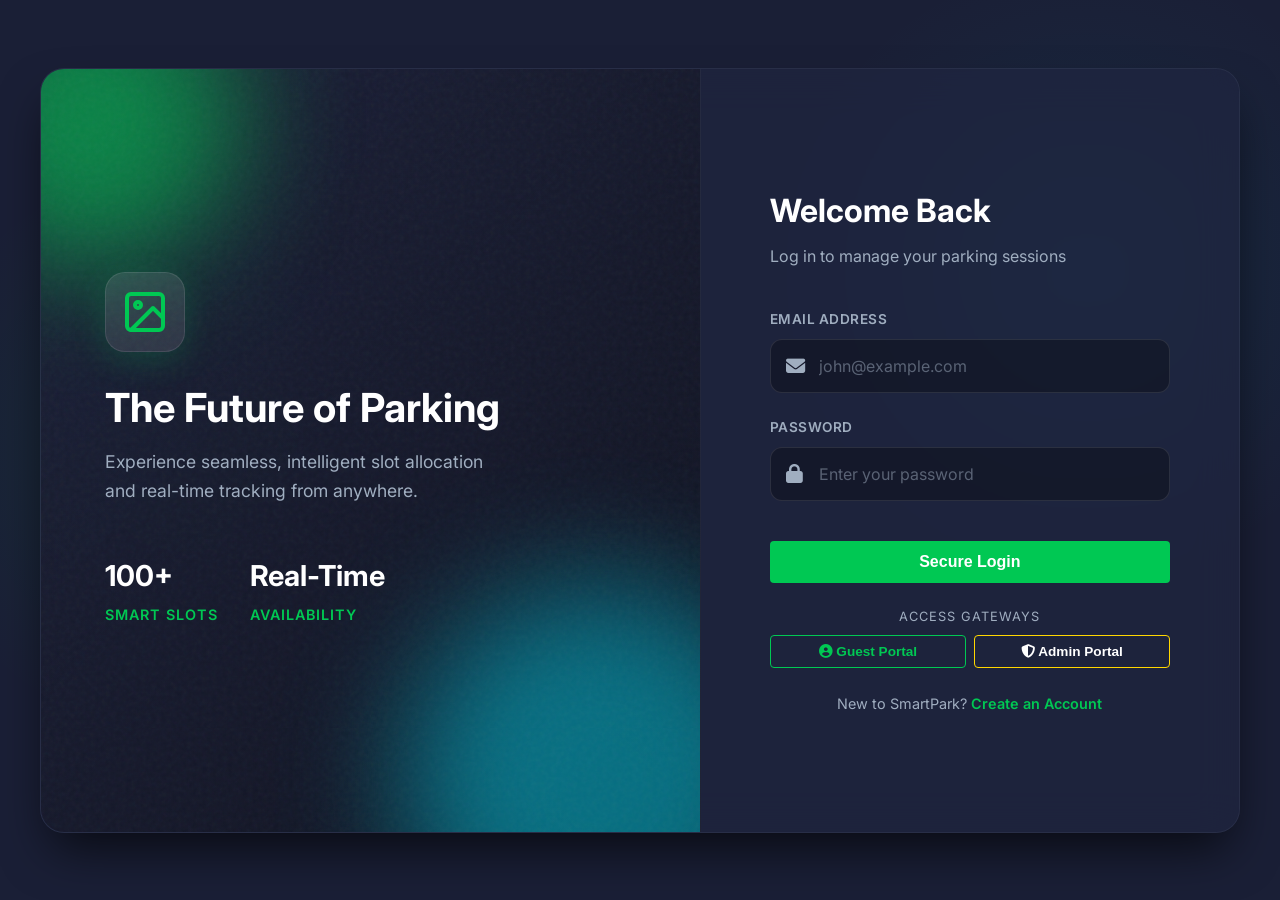
<file: frontend/index.html>
<!DOCTYPE html>
<html lang="en">

<head>
    <meta charset="UTF-8">
    <meta name="viewport" content="width=device-width, initial-scale=1.0">
    <title>SmartPark - Login</title>
    <link rel="stylesheet" href="css/style.css">
    <link rel="stylesheet" href="https://cdnjs.cloudflare.com/ajax/libs/font-awesome/6.4.0/css/all.min.css">
</head>

<body class="auth-page">
    <div class="auth-split">
        <!-- Visual Branded Side -->
        <div class="auth-visual">
            <div class="visual-overlay"></div>
            <div class="visual-content">
                <div class="logo-mark">
                    <svg width="48" height="48" viewBox="0 0 24 24" fill="none" stroke="currentColor" stroke-width="2"
                        stroke-linecap="round" stroke-linejoin="round">
                        <rect x="3" y="3" width="18" height="18" rx="2" ry="2"></rect>
                        <circle cx="8.5" cy="8.5" r="1.5"></circle>
                        <path d="M21 15l-5-5L5 21"></path>
                    </svg>
                </div>
                <h2>The Future of Parking</h2>
                <p>Experience seamless, intelligent slot allocation and real-time tracking from anywhere.</p>

                <div class="visual-stats">
                    <div class="v-stat">
                        <h4>100+</h4>
                        <span>Smart Slots</span>
                    </div>
                    <div class="v-stat">
                        <h4>Real-Time</h4>
                        <span>Availability</span>
                    </div>
                </div>
            </div>
            <!-- Decorative Blobs -->
            <div class="blob blob-1"></div>
            <div class="blob blob-2"></div>
        </div>

        <!-- Form Side -->
        <div class="auth-form-side">
            <div class="auth-container">
                <div class="auth-header">
                    <h1>Welcome Back <i class="fas fa-sparkles"></i></h1>
                    <p>Log in to manage your parking sessions</p>
                </div>

                <form id="loginForm">
                    <div class="form-group modern-input">
                        <label for="email">Email Address</label>
                        <div class="input-wrapper">
                            <span class="input-icon"><i class="fas fa-envelope"></i></span>
                            <input type="email" id="email" required placeholder="john@example.com">
                        </div>
                    </div>

                    <div class="form-group modern-input">
                        <label for="password">Password</label>
                        <div class="input-wrapper">
                            <span class="input-icon"><i class="fas fa-lock"></i></span>
                            <input type="password" id="password" required placeholder="Enter your password">
                        </div>
                    </div>

                    <div id="loginError" class="error-text" style="display: none;"></div>

                    <button type="submit" class="btn btn-primary btn-glow" id="loginBtn">Secure Login</button>

                    <!-- Quick Access Links -->
                    <div class="demo-logins" style="margin-top: 1.5rem; text-align: center;">
                        <p
                            style="font-size: 0.8rem; color: var(--text-secondary); margin-bottom: 0.5rem; text-transform: uppercase; letter-spacing: 1px;">
                            Access Gateways</p>
                        <div style="display: flex; gap: 0.5rem; justify-content: center;">
                            <button type="button" class="btn btn-outline"
                                style="padding: 0.5rem 1rem; font-size: 0.85rem; flex: 1;"
                                onclick="fillDemo('user@smartpark.com', 'user123')"><i class="fas fa-user-circle"></i>
                                Guest Portal</button>
                            <button type="button" class="btn btn-outline"
                                style="padding: 0.5rem 1rem; font-size: 0.85rem; flex: 1; border-color: var(--vip); color: #fff;"
                                onclick="fillDemo('admin@smartpark.com', 'admin123')"><i class="fas fa-shield-alt"></i>
                                Admin Portal</button>
                        </div>
                    </div>
                </form>

                <div class="auth-footer">
                    <p>New to SmartPark? <a href="register.html">Create an Account</a></p>
                </div>
            </div>
        </div>
    </div>
    <script src="js/auth.js"></script>
    <script>
        function fillDemo(email, password) {
            document.getElementById('email').value = email;
            document.getElementById('password').value = password;
            setTimeout(() => {
                document.getElementById('loginBtn').click();
            }, 150);
        }
    </script>
</body>

</html>
</file>
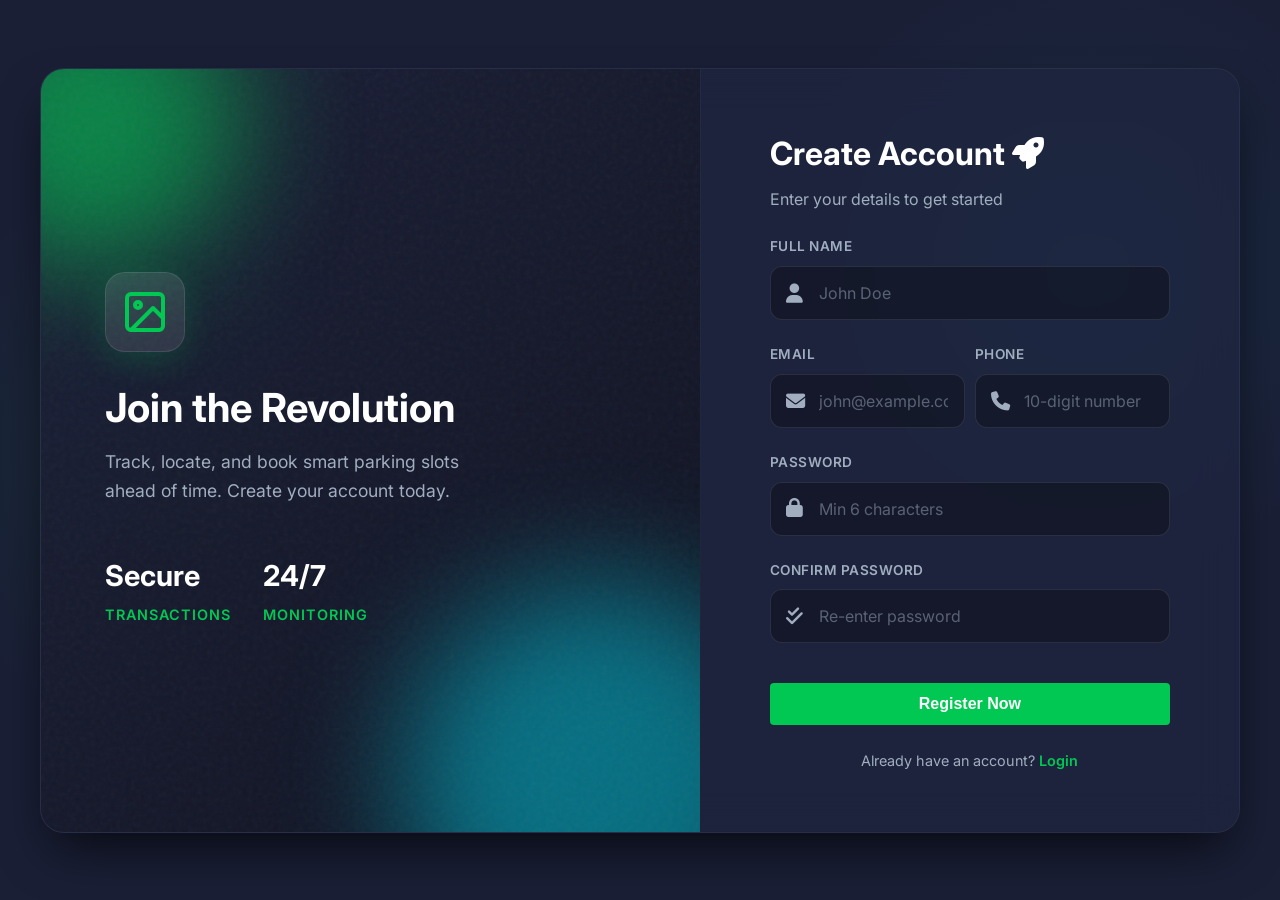
<file: frontend/register.html>
<!DOCTYPE html>
<html lang="en">

<head>
    <meta charset="UTF-8">
    <meta name="viewport" content="width=device-width, initial-scale=1.0">
    <title>SmartPark - Register</title>
    <link rel="stylesheet" href="css/style.css">
    <link rel="stylesheet" href="https://cdnjs.cloudflare.com/ajax/libs/font-awesome/6.4.0/css/all.min.css">
</head>

<body class="auth-page">
    <div class="auth-split">
        <!-- Visual Branded Side -->
        <div class="auth-visual">
            <div class="visual-overlay"></div>
            <div class="visual-content">
                <div class="logo-mark">
                    <svg width="48" height="48" viewBox="0 0 24 24" fill="none" stroke="currentColor" stroke-width="2"
                        stroke-linecap="round" stroke-linejoin="round">
                        <rect x="3" y="3" width="18" height="18" rx="2" ry="2"></rect>
                        <circle cx="8.5" cy="8.5" r="1.5"></circle>
                        <path d="M21 15l-5-5L5 21"></path>
                    </svg>
                </div>
                <h2>Join the Revolution</h2>
                <p>Track, locate, and book smart parking slots ahead of time. Create your account today.</p>

                <div class="visual-stats">
                    <div class="v-stat">
                        <h4>Secure</h4>
                        <span>Transactions</span>
                    </div>
                    <div class="v-stat">
                        <h4>24/7</h4>
                        <span>Monitoring</span>
                    </div>
                </div>
            </div>
            <!-- Decorative Blobs -->
            <div class="blob blob-1"></div>
            <div class="blob blob-2"></div>
        </div>

        <!-- Form Side -->
        <div class="auth-form-side">
            <div class="auth-container">
                <div class="auth-header" style="margin-bottom: 1.5rem;">
                    <h1>Create Account <i class="fas fa-rocket"></i></h1>
                    <p>Enter your details to get started</p>
                </div>

                <form id="registerForm">
                    <div class="form-group modern-input">
                        <label for="name">Full Name</label>
                        <div class="input-wrapper">
                            <span class="input-icon"><i class="fas fa-user"></i></span>
                            <input type="text" id="name" required placeholder="John Doe">
                        </div>
                    </div>

                    <div class="form-group modern-input" style="display:flex; gap:10px;">
                        <div style="flex:1;">
                            <label for="email">Email</label>
                            <div class="input-wrapper">
                                <span class="input-icon"><i class="fas fa-envelope"></i></span>
                                <input type="email" id="email" required placeholder="john@example.com">
                            </div>
                        </div>
                        <div style="flex:1;">
                            <label for="phone">Phone</label>
                            <div class="input-wrapper">
                                <span class="input-icon"><i class="fas fa-phone"></i></span>
                                <input type="text" id="phone" required placeholder="10-digit number" pattern="\d{10}">
                            </div>
                        </div>
                    </div>

                    <div class="form-group modern-input">
                        <label for="password">Password</label>
                        <div class="input-wrapper">
                            <span class="input-icon"><i class="fas fa-lock"></i></span>
                            <input type="password" id="password" required placeholder="Min 6 characters">
                        </div>
                    </div>

                    <div class="form-group modern-input">
                        <label for="confirm_password">Confirm Password</label>
                        <div class="input-wrapper">
                            <span class="input-icon"><i class="fas fa-check-double"></i></span>
                            <input type="password" id="confirm_password" required placeholder="Re-enter password">
                        </div>
                    </div>

                    <div id="registerError" class="error-text" style="display: none;"></div>

                    <button type="submit" class="btn btn-primary btn-glow" id="registerBtn">Register Now</button>
                </form>

                <div class="auth-footer" style="margin-top: 1.5rem;">
                    <p>Already have an account? <a href="index.html">Login</a></p>
                </div>
            </div>
        </div>
    </div>
    <script src="js/auth.js"></script>
</body>

</html>
</file>
<file: frontend/css/style.css>
@import url('https://fonts.googleapis.com/css2?family=Inter:wght@300;400;500;600;700&display=swap');

:root {
  --primary: #1a1f36;
  /* Dark navy background */
  --secondary: #252b4a;
  /* Card background */
  --accent: #00c853;
  /* Green – available / success */
  --danger: #f44336;
  /* Red – occupied / error */
  --warning: #ff9800;
  /* Orange – expired */
  --info: #00acc1;
  /* Blue - informational */
  --vip: #ffd700;
  /* Gold – VIP slots */
  --text-primary: #ffffff;
  --text-secondary: #a0aec0;
  --card-shadow: 0 4px 20px rgba(0, 0, 0, 0.3);
  --border-radius: 8px;
  --transition: all 0.3s ease;
}

* {
  margin: 0;
  padding: 0;
  box-sizing: border-box;
}

body {
  font-family: 'Inter', 'Segoe UI', Tahoma, Geneva, Verdana, sans-serif;
  background-color: var(--primary);
  color: var(--text-primary);
  line-height: 1.6;
}

a {
  color: var(--accent);
  text-decoration: none;
  transition: var(--transition);
}

a:hover {
  filter: brightness(1.2);
}

/* ---------- Modern Auth Layout ---------- */
.auth-page {
  min-height: 100vh;
  margin: 0;
  display: flex;
  align-items: center;
  justify-content: center;
  background-color: var(--primary);
  /* Deep space navy */
  background-image:
    radial-gradient(circle at 15% 50%, rgba(0, 200, 83, 0.08), transparent 25%),
    radial-gradient(circle at 85% 30%, rgba(0, 172, 193, 0.08), transparent 25%);
}

.auth-split {
  display: flex;
  width: 100%;
  max-width: 1200px;
  min-height: 700px;
  height: 85vh;
  background: rgba(37, 43, 74, 0.4);
  border-radius: 24px;
  box-shadow: 0 25px 50px -12px rgba(0, 0, 0, 0.7);
  overflow: hidden;
  border: 1px solid rgba(255, 255, 255, 0.05);
  backdrop-filter: blur(20px);
  margin: 2rem;
}

/* --- Visual Branded Side --- */
.auth-visual {
  flex: 1.2;
  position: relative;
  background: linear-gradient(135deg, rgba(26, 31, 54, 0.9) 0%, rgba(13, 16, 29, 0.95) 100%);
  display: flex;
  flex-direction: column;
  justify-content: center;
  padding: 4rem;
  overflow: hidden;
  border-right: 1px solid rgba(255, 255, 255, 0.05);
}

.visual-overlay {
  position: absolute;
  top: 0;
  left: 0;
  right: 0;
  bottom: 0;
  background: url('data:image/svg+xml;utf8,<svg viewBox="0 0 200 200" xmlns="http://www.w3.org/2000/svg"><filter id="noiseFilter"><feTurbulence type="fractalNoise" baseFrequency="0.65" numOctaves="3" stitchTiles="stitch"/></filter><rect width="100%" height="100%" filter="url(%23noiseFilter)" opacity="0.05"/></svg>');
  pointer-events: none;
  z-index: 1;
}

.auth-visual .blob {
  position: absolute;
  border-radius: 50%;
  filter: blur(60px);
  z-index: 0;
  opacity: 0.6;
}

.auth-visual .blob-1 {
  width: 300px;
  height: 300px;
  background: var(--accent);
  /* Green */
  top: -100px;
  left: -100px;
  animation: float 8s ease-in-out infinite alternate;
}

.auth-visual .blob-2 {
  width: 400px;
  height: 400px;
  background: var(--info);
  /* Cyan */
  bottom: -150px;
  right: -100px;
  animation: float 10s ease-in-out infinite alternate-reverse;
}

@keyframes float {
  0% {
    transform: translateY(0) scale(1);
  }

  100% {
    transform: translateY(30px) scale(1.1);
  }
}

.visual-content {
  position: relative;
  z-index: 2;
  max-width: 400px;
}

.logo-mark {
  background: rgba(255, 255, 255, 0.1);
  width: 80px;
  height: 80px;
  border-radius: 20px;
  display: flex;
  align-items: center;
  justify-content: center;
  margin-bottom: 2rem;
  box-shadow: 0 8px 32px rgba(0, 200, 83, 0.2);
  border: 1px solid rgba(255, 255, 255, 0.1);
  color: var(--accent);
}

.visual-content h2 {
  font-size: 2.5rem;
  font-weight: 700;
  color: #fff;
  margin-bottom: 1rem;
  line-height: 1.2;
}

.visual-content p {
  font-size: 1.1rem;
  color: var(--text-secondary);
  line-height: 1.6;
  margin-bottom: 3rem;
}

.visual-stats {
  display: flex;
  gap: 2rem;
}

.v-stat h4 {
  font-size: 1.8rem;
  color: var(--text-primary);
  margin-bottom: 0.2rem;
}

.v-stat span {
  font-size: 0.9rem;
  color: var(--accent);
  text-transform: uppercase;
  letter-spacing: 1px;
  font-weight: 600;
}

/* --- Form Side --- */
.auth-form-side {
  flex: 1;
  display: flex;
  align-items: center;
  justify-content: center;
  padding: 3rem;
  background: rgba(30, 35, 60, 0.3);
}

.auth-container {
  width: 100%;
  max-width: 400px;
  animation: slideInUp 0.6s ease;
}

@keyframes slideInUp {
  from {
    opacity: 0;
    transform: translateY(20px);
  }

  to {
    opacity: 1;
    transform: translateY(0);
  }
}

.auth-header {
  text-align: left;
  margin-bottom: 2.5rem;
}

.auth-header h1 {
  font-size: 2rem;
  font-weight: 700;
  color: #fff;
  margin-bottom: 0.5rem;
}

.auth-header p {
  color: var(--text-secondary);
  font-size: 1rem;
}

/* Modern Input Styles */
.modern-input {
  margin-bottom: 1.5rem;
}

.modern-input label {
  display: block;
  font-size: 0.85rem;
  font-weight: 600;
  color: var(--text-secondary);
  margin-bottom: 0.5rem;
  text-transform: uppercase;
  letter-spacing: 0.5px;
}

.input-wrapper {
  position: relative;
  display: flex;
  align-items: center;
}

.input-icon {
  position: absolute;
  left: 1rem;
  color: var(--text-secondary);
  font-size: 1.2rem;
}

.input-wrapper input {
  width: 100%;
  padding: 1rem 1rem 1rem 3rem;
  background: rgba(0, 0, 0, 0.3);
  border: 1px solid rgba(255, 255, 255, 0.1);
  border-radius: 12px;
  color: #fff;
  font-size: 1rem;
  font-family: 'Inter', sans-serif;
  transition: all 0.3s ease;
}

.input-wrapper input::placeholder {
  color: rgba(160, 174, 192, 0.5);
}

.input-wrapper input:focus {
  outline: none;
  border-color: var(--accent);
  background: rgba(0, 200, 83, 0.05);
  box-shadow: 0 0 0 4px rgba(0, 200, 83, 0.1);
}

/* Modern Glowing Button */
.btn-glow {
  width: 100%;
  padding: 1rem;
  font-size: 1rem;
  font-weight: 600;
  border-radius: 12px;
  position: relative;
  overflow: hidden;
  margin-top: 1rem;
  background: linear-gradient(135deg, #00c853 0%, #00acc1 100%);
  border: none;
  color: #fff;
  z-index: 1;
}

.btn-glow::before {
  content: '';
  position: absolute;
  top: 0;
  left: 0;
  right: 0;
  bottom: 0;
  background: linear-gradient(135deg, #00acc1 0%, #00c853 100%);
  z-index: -1;
  transition: opacity 0.4s ease;
  opacity: 0;
}

.btn-glow:hover::before {
  opacity: 1;
}

.btn-glow:hover {
  transform: translateY(-2px);
  box-shadow: 0 10px 25px rgba(0, 200, 83, 0.3);
}

/* Footer link */
.auth-footer {
  text-align: center;
  margin-top: 2rem;
  color: var(--text-secondary);
  font-size: 0.95rem;
}

.auth-footer a {
  color: var(--accent);
  font-weight: 600;
  text-decoration: none;
  position: relative;
}

.auth-footer a::after {
  content: '';
  position: absolute;
  width: 100%;
  transform: scaleX(0);
  height: 2px;
  bottom: -2px;
  left: 0;
  background-color: var(--accent);
  transform-origin: bottom right;
  transition: transform 0.25s ease-out;
}

.auth-footer a:hover::after {
  transform: scaleX(1);
  transform-origin: bottom left;
}

/* Auth Responsive Mobile */
@media (max-width: 992px) {
  .auth-split {
    flex-direction: column;
    height: auto;
    min-height: auto;
    margin: 1rem;
  }

  .auth-visual {
    padding: 3rem 2rem;
    flex: none;
  }

  .visual-content h2 {
    font-size: 2rem;
  }

  .visual-content p {
    margin-bottom: 1.5rem;
  }

  .auth-form-side {
    padding: 3rem 2rem;
  }
}

/* Original Fallbacks for form-group */

.btn {
  display: inline-block;
  width: 100%;
  padding: 0.75rem 1.5rem;
  border: none;
  border-radius: 4px;
  cursor: pointer;
  font-size: 1rem;
  font-weight: 600;
  text-align: center;
  transition: var(--transition);
}

.btn-primary {
  background: var(--accent);
  color: #fff;
}

.btn-primary:hover {
  background: #00e676;
}

.btn-danger {
  background: var(--danger);
  color: #fff;
}

.btn-danger:hover {
  background: #ff5252;
}

.btn-outline {
  background: transparent;
  border: 1px solid var(--accent);
  color: var(--accent);
}

.btn-outline:hover {
  background: var(--accent);
  color: #fff;
}

.auth-footer {
  text-align: center;
  margin-top: 1.5rem;
  font-size: 0.9rem;
  color: var(--text-secondary);
}

.error-text {
  color: var(--danger);
  font-size: 0.85rem;
  margin-bottom: 1rem;
  text-align: center;
}

/* Layout */
.app-container {
  display: flex;
  min-height: 100vh;
}

.sidebar {
  width: 270px;
  background: var(--secondary);
  padding: 2.5rem 0;
  display: flex;
  flex-direction: column;
  border-right: 1px solid rgba(255, 255, 255, 0.03);
  box-shadow: 10px 0 30px rgba(0, 0, 0, 0.2);
}

.sidebar-header {
  padding: 0 2rem 2.5rem;
  margin-bottom: 1.5rem;
  text-align: center;
}

.sidebar-header h2 {
  color: #fff;
  font-size: 1.6rem;
  font-weight: 800;
  letter-spacing: -0.5px;
  display: flex;
  align-items: center;
  justify-content: center;
  gap: 0.5rem;
}

.sidebar-header h2::before {
  content: '\f541';
  /* fa-square-p */
  font-family: "Font Awesome 6 Free";
  font-weight: 900;
  font-size: 1.4rem;
}

.nav-links {
  list-style: none;
}

.nav-links li {
  margin-bottom: 0.25rem;
  padding: 0 1rem;
}

.nav-links a {
  display: flex;
  align-items: center;
  padding: 0.85rem 1.5rem;
  color: var(--text-secondary);
  border-radius: 12px;
  font-weight: 500;
  transition: all 0.3s ease;
  gap: 1rem;
}

.nav-links a::before {
  font-family: "Font Awesome 6 Free";
  font-weight: 900;
  width: 20px;
  text-align: center;
}

/* User Sidebar Icons */
.nav-links li:nth-child(1) a::before {
  content: '\f015';
}

/* fa-house */
.nav-links li:nth-child(2) a::before {
  content: '\f541';
}

/* fa-square-p */
.nav-links li:nth-child(3) a::before {
  content: '\f002';
}

/* fa-magnifying-glass */
.nav-links li:nth-child(4) a::before {
  content: '\f1da';
}

/* fa-clock-rotate-left */
.nav-links li:nth-child(5) a::before {
  content: '\f009';
}

/* fa-table-cells */
.nav-links li:nth-child(6) a::before {
  content: '\f2f5';
}

/* fa-right-from-bracket */

/* Admin Sidebar Icons (Specialized handling for Admin) */
.sidebar-header h2:contains("Admin")+.nav-links li:nth-child(1) a::before {
  content: '\f0e4';
}

/* fa-gauge */
.sidebar-header h2:contains("Admin")+.nav-links li:nth-child(2) a::before {
  content: '\f328';
}

/* fa-eye */
.sidebar-header h2:contains("Admin")+.nav-links li:nth-child(3) a::before {
  content: '\f7d9';
}

/* fa-tools */
.sidebar-header h2:contains("Admin")+.nav-links li:nth-child(4) a::before {
  content: '\f067';
}

/* fa-plus */
.sidebar-header h2:contains("Admin")+.nav-links li:nth-child(5) a::before {
  content: '\f1da';
}

/* fa-clock-rotate-left */


.nav-links a:hover {
  background: rgba(255, 255, 255, 0.05);
  color: #fff;
  transform: translateX(5px);
}

.nav-links a.active {
  background: linear-gradient(90deg, rgba(0, 200, 83, 0.15) 0%, transparent 100%);
  color: var(--accent);
  font-weight: 600;
  box-shadow: inset 4px 0 0 var(--accent);
}

.main-content {
  flex: 1;
  padding: 2rem;
  overflow-y: auto;
}

.header {
  display: flex;
  justify-content: space-between;
  align-items: center;
  margin-bottom: 2rem;
  padding-bottom: 1rem;
  border-bottom: 1px solid rgba(255, 255, 255, 0.05);
}

/* Dashboard Stats */
.stats-grid {
  display: grid;
  grid-template-columns: repeat(auto-fit, minmax(200px, 1fr));
  gap: 1.5rem;
  margin-bottom: 2rem;
}

.stat-card {
  background: var(--secondary);
  padding: 1.5rem;
  border-radius: var(--border-radius);
  box-shadow: var(--card-shadow);
  display: flex;
  flex-direction: column;
}

.stat-card h3 {
  font-size: 0.9rem;
  color: var(--text-secondary);
  margin-bottom: 0.5rem;
}

.stat-card .value {
  font-size: 2rem;
  font-weight: 700;
}

.stat-card.available .value {
  color: var(--accent);
}

.stat-card.occupied .value {
  color: var(--danger);
}

.stat-card.total .value {
  color: var(--info);
}

.stat-card.revenue .value {
  color: var(--vip);
}

.section-title {
  margin: 2rem 0 1rem;
  color: var(--text-primary);
  font-size: 1.2rem;
  border-bottom: 1px solid rgba(255, 255, 255, 0.1);
  padding-bottom: 0.5rem;
}

/* Loader */
.loader {
  border: 4px solid rgba(255, 255, 255, 0.1);
  border-top-color: var(--accent);
  border-radius: 50%;
  width: 30px;
  height: 30px;
  animation: spin 1s linear infinite;
  margin: 2rem auto;
}

@keyframes spin {
  100% {
    transform: rotate(360deg);
  }
}

/* Slots View */
.filter-bar {
  display: flex;
  gap: 1rem;
  margin-bottom: 2rem;
  background: var(--secondary);
  padding: 1rem;
  border-radius: var(--border-radius);
}

.slot-grid {
  display: grid;
  grid-template-columns: repeat(auto-fill, minmax(150px, 1fr));
  gap: 1rem;
}

.slot-card {
  padding: 1.5rem 1rem;
  border-radius: 16px;
  text-align: center;
  cursor: pointer;
  transition: all 0.3s cubic-bezier(0.4, 0, 0.2, 1);
  color: #fff;
  display: flex;
  flex-direction: column;
  justify-content: center;
  align-items: center;
  min-height: 140px;
  position: relative;
  overflow: hidden;
  border: 1px solid rgba(255, 255, 255, 0.05);
}

.slot-card::after {
  content: '';
  position: absolute;
  top: -50%;
  left: -50%;
  width: 200%;
  height: 200%;
  background: radial-gradient(circle, rgba(255, 255, 255, 0.1) 0%, transparent 70%);
  opacity: 0;
  transition: opacity 0.3s ease;
}

.slot-card:hover {
  transform: translateY(-8px) scale(1.02);
  box-shadow: 0 10px 30px rgba(0, 0, 0, 0.3);
}

.slot-card:hover::after {
  opacity: 1;
}

.slot-card h3 {
  margin-bottom: 0.25rem;
  font-size: 1.4rem;
  font-weight: 700;
  text-shadow: 0 2px 4px rgba(0, 0, 0, 0.2);
}

.slot-card p {
  font-size: 0.8rem;
  font-weight: 500;
  text-transform: uppercase;
  letter-spacing: 0.5px;
}

.slot-card.Available {
  background: linear-gradient(135deg, #00c853 0%, #00e676 100%);
  border-color: rgba(0, 200, 83, 0.4);
  box-shadow: 0 4px 15px rgba(0, 200, 83, 0.2);
}

.slot-card.Occupied {
  background: linear-gradient(135deg, #ff1744 0%, #d50000 100%);
  border-color: rgba(255, 23, 68, 0.4);
  box-shadow: 0 4px 15px rgba(255, 23, 68, 0.2);
  cursor: not-allowed;
}

.slot-card.Blocked {
  background: linear-gradient(135deg, #424242 0%, #212121 100%);
  border-color: rgba(66, 66, 66, 0.4);
  box-shadow: 0 4px 15px rgba(0, 0, 0, 0.2);
  cursor: not-allowed;
  opacity: 0.6;
}

.slot-card.vip {
  border: 2px solid var(--vip);
  position: relative;
}

.slot-card.vip::after {
  content: "VIP";
  position: absolute;
  top: -10px;
  right: -10px;
  background: var(--vip);
  color: #000;
  font-size: 0.7rem;
  font-weight: bold;
  padding: 2px 6px;
  border-radius: 10px;
}

/* Tables */
.table-container {
  overflow-x: auto;
  background: var(--secondary);
  border-radius: 20px;
  padding: 1.5rem;
  box-shadow: var(--card-shadow);
  border: 1px solid rgba(255, 255, 255, 0.05);
}

table {
  width: 100%;
  border-collapse: separate;
  border-spacing: 0 0.5rem;
}

th,
td {
  padding: 1.25rem 1rem;
  text-align: left;
}

th {
  color: var(--text-secondary);
  font-weight: 600;
  font-size: 0.85rem;
  text-transform: uppercase;
  letter-spacing: 1px;
  border: none;
}

td {
  background: rgba(255, 255, 255, 0.02);
  border-top: 1px solid rgba(255, 255, 255, 0.05);
  border-bottom: 1px solid rgba(255, 255, 255, 0.05);
}

td:first-child {
  border-left: 1px solid rgba(255, 255, 255, 0.05);
  border-top-left-radius: 12px;
  border-bottom-left-radius: 12px;
}

td:last-child {
  border-right: 1px solid rgba(255, 255, 255, 0.05);
  border-top-right-radius: 12px;
  border-bottom-right-radius: 12px;
}

tr:hover td {
  background: rgba(255, 255, 255, 0.05);
  border-color: rgba(0, 200, 83, 0.3);
}

/* Badges */
.badge {
  padding: 0.25rem 0.5rem;
  border-radius: 4px;
  font-size: 0.85rem;
  font-weight: 600;
  display: inline-block;
}

.badge-Active {
  background: var(--accent);
  color: #fff;
}

.badge-Expired {
  background: var(--warning);
  color: #fff;
}

.badge-Cancelled {
  background: var(--danger);
  color: #fff;
}

.badge-Completed {
  background: #607d8b;
  color: #fff;
}

.badge-Pending {
  background: #9e9e9e;
  color: #fff;
}

.badge-Paid {
  background: var(--accent);
  color: #fff;
}

/* Modals */
.modal {
  display: none;
  position: fixed;
  top: 0;
  left: 0;
  width: 100%;
  height: 100%;
  background: rgba(0, 0, 0, 0.7);
  z-index: 1000;
  justify-content: center;
  align-items: center;
}

.modal.active {
  display: flex;
}

.modal-content {
  background: var(--secondary);
  padding: 2.5rem;
  border-radius: var(--border-radius);
  width: 100%;
  max-width: 500px;
  position: relative;
}

.close-modal {
  position: absolute;
  top: 1rem;
  right: 1.5rem;
  font-size: 1.5rem;
  cursor: pointer;
  color: var(--text-secondary);
}

/* Finder Result */
.finder-result {
  margin-top: 2rem;
  display: none;
}

.finder-result.active {
  display: block;
  animation: fadeIn 0.5s ease;
}

@keyframes fadeIn {
  from {
    opacity: 0;
    transform: translateY(10px);
  }

  to {
    opacity: 1;
    transform: translateY(0);
  }
}

/* Toast */
.toast-container {
  position: fixed;
  bottom: 2rem;
  right: 2rem;
  z-index: 9999;
}

.toast {
  background: var(--secondary);
  color: #fff;
  padding: 1rem 1.5rem;
  border-radius: 4px;
  margin-top: 0.5rem;
  box-shadow: 0 4px 12px rgba(0, 0, 0, 0.5);
  display: flex;
  align-items: center;
  gap: 0.5rem;
  border-left: 4px solid var(--info);
  animation: slideIn 0.3s ease;
}

.toast.success {
  border-color: var(--accent);
}

.toast.error {
  border-color: var(--danger);
}

.toast.warning {
  border-color: var(--warning);
}

@keyframes slideIn {
  from {
    transform: translateX(100%);
    opacity: 0;
  }

  to {
    transform: translateX(0);
    opacity: 1;
  }
}

/* ── Hamburger Menu ── */
.hamburger {
  display: none;
  background: none;
  border: none;
  font-size: 1.8rem;
  color: var(--text-primary);
  cursor: pointer;
  padding: 0.5rem;
  z-index: 1001;
}

/* ── Responsive / Mobile ── */
@media (max-width: 768px) {
  .hamburger {
    display: block;
  }

  .app-container {
    flex-direction: column;
  }

  .sidebar {
    position: fixed;
    top: 0;
    left: -260px;
    height: 100vh;
    z-index: 1000;
    transition: left 0.3s ease;
    width: 250px;
  }

  .sidebar.open {
    left: 0;
  }

  .sidebar-overlay {
    display: none;
    position: fixed;
    top: 0;
    left: 0;
    width: 100%;
    height: 100%;
    background: rgba(0, 0, 0, 0.5);
    z-index: 999;
  }

  .sidebar-overlay.open {
    display: block;
  }

  .main-content {
    padding: 1rem;
  }

  .header {
    flex-direction: column;
    align-items: flex-start;
    gap: 0.5rem;
  }

  .stats-grid {
    grid-template-columns: 1fr 1fr;
  }

  .slot-grid {
    grid-template-columns: repeat(auto-fill, minmax(120px, 1fr));
  }

  .filter-bar {
    flex-direction: column;
  }

  .booking-container {
    flex-direction: column !important;
  }

  .table-container {
    font-size: 0.85rem;
  }

  th,
  td {
    padding: 0.5rem;
  }
}

@media (max-width: 480px) {
  .stats-grid {
    grid-template-columns: 1fr;
  }

  .slot-grid {
    grid-template-columns: repeat(auto-fill, minmax(100px, 1fr));
  }

  .modal-content {
    margin: 1rem;
    padding: 1.5rem;
  }
}

/* ── Scrollbar Styling ── */
::-webkit-scrollbar {
  width: 8px;
}

::-webkit-scrollbar-track {
  background: var(--primary);
}

::-webkit-scrollbar-thumb {
  background: rgba(255, 255, 255, 0.15);
  border-radius: 4px;
}

::-webkit-scrollbar-thumb:hover {
  background: rgba(255, 255, 255, 0.25);
}

/* ── Selection ── */
::selection {
  background: rgba(0, 200, 83, 0.3);
  color: #fff;
}
</file>
